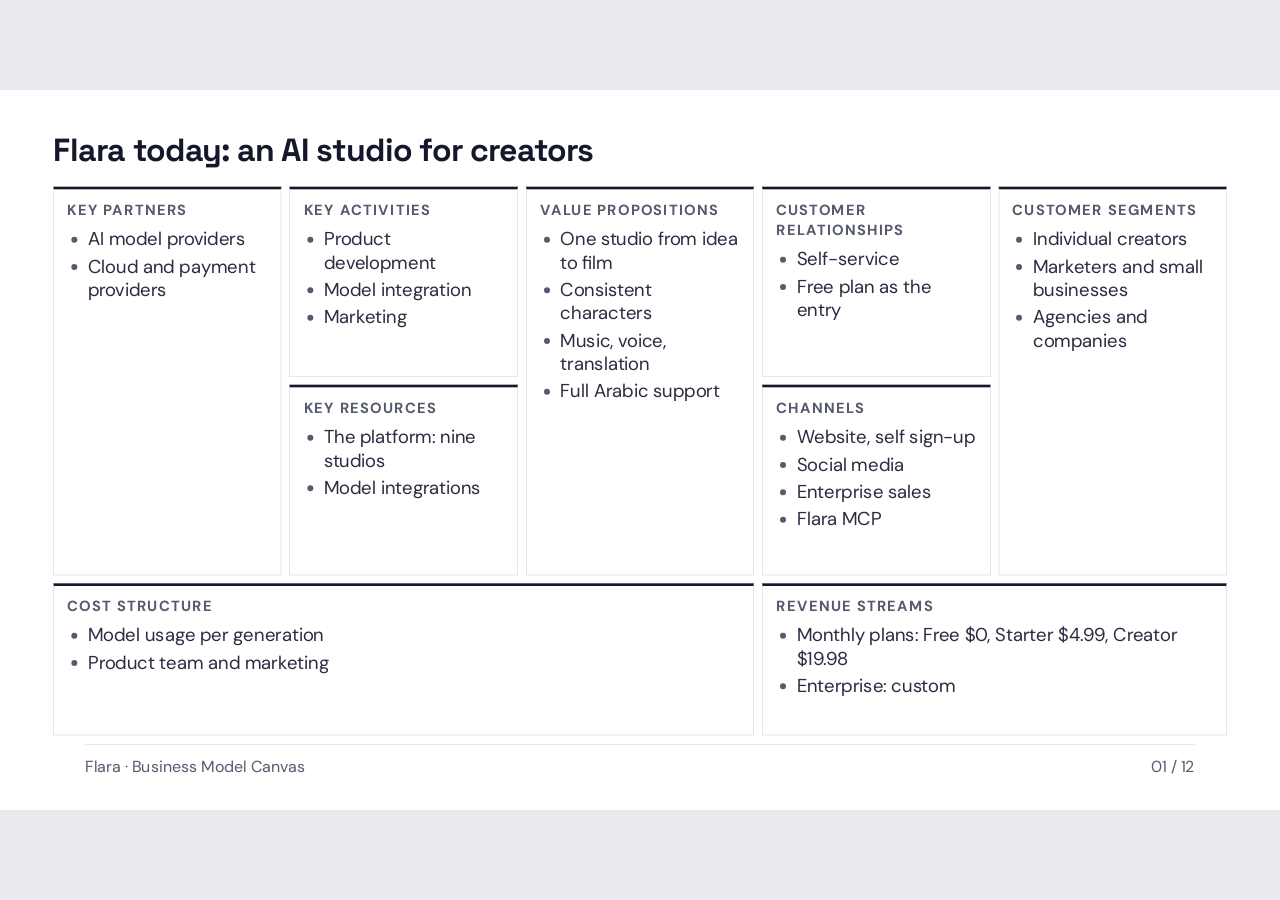
<file: bmc/index.html>
<!doctype html>
<html lang="en">
<head>
<meta charset="utf-8">
<meta name="viewport" content="width=device-width, initial-scale=1">
<title>Flara Business Model Canvas</title>
<link rel="stylesheet" href="deck.css">
</head>
<body>
<main class="deck" data-name="Flara · Business Model Canvas">

<!-- 01 today canvas -->
<section class="canvas">
  <h2>Flara today: an AI studio for creators</h2>
  <div class="bmc">
    <div class="kp"><p class="label">Key partners</p><ul><li>AI model providers</li><li>Cloud and payment providers</li></ul></div>
    <div class="ka"><p class="label">Key activities</p><ul><li>Product development</li><li>Model integration</li><li>Marketing</li></ul></div>
    <div class="kr"><p class="label">Key resources</p><ul><li>The platform: nine studios</li><li>Model integrations</li></ul></div>
    <div class="vp"><p class="label">Value propositions</p><ul><li>One studio from idea to film</li><li>Consistent characters</li><li>Music, voice, translation</li><li>Full Arabic support</li></ul></div>
    <div class="cr"><p class="label">Customer relationships</p><ul><li>Self-service</li><li>Free plan as the entry</li></ul></div>
    <div class="ch"><p class="label">Channels</p><ul><li>Website, self sign-up</li><li>Social media</li><li>Enterprise sales</li><li>Flara MCP</li></ul></div>
    <div class="cs"><p class="label">Customer segments</p><ul><li>Individual creators</li><li>Marketers and small businesses</li><li>Agencies and companies</li></ul></div>
    <div class="c"><p class="label">Cost structure</p><ul><li>Model usage per generation</li><li>Product team and marketing</li></ul></div>
    <div class="r"><p class="label">Revenue streams</p><ul><li>Monthly plans: Free $0, Starter $4.99, Creator $19.98</li><li>Enterprise: custom</li></ul></div>
  </div>
  <aside>Where Flara is today, from flara.io. It sells seats to individuals, one account at a time. The next slide shows what changes when we sell through academies and competitions. No user numbers on purpose.</aside>
</section>

<!-- 02 education canvas -->
<section class="canvas">
  <h2>Flara Education Egypt: in every round and every course</h2>
  <div class="bmc">
    <div class="kp"><p class="label">Key partners</p><ul><li>AAFFIAT forum: no money either way</li><li>Pilot academies</li></ul></div>
    <div class="ka"><p class="label">Key activities</p><ul><li>Partner management</li><li>Instructor onboarding</li><li>Content creation</li></ul></div>
    <div class="kr"><p class="label">Key resources</p><ul><li>Flara platform</li><li>Competition know-how</li><li>Courses and guides</li><li>Example films</li></ul></div>
    <div class="vp"><p class="label">Value propositions</p><h3>Academies</h3><ul><li>Results parents see</li><li>Stronger entries</li><li>A course to sell</li><li>Their own marketing</li></ul><h3>Students</h3><ul><li>Their story as a film</li><li>Storytelling skill</li><li>A ready entry</li><li>Safe, logged AI</li></ul></div>
    <div class="cr"><p class="label">Customer relationships</p><ul><li>One partner manager</li><li>Feb, May, Aug rounds</li><li>Review each round</li></ul></div>
    <div class="ch"><p class="label">Channels</p><ul><li>Direct network</li><li>AAFFIAT introductions</li><li>Forum showcases</li><li>flara.io + onboarding</li></ul></div>
    <div class="cs"><p class="label">Customer segments</p><ul><li>STEM academies: the owner buys, instructors use</li><li>Students 6–18, through the instructor</li></ul></div>
    <div class="c"><p class="label">Cost structure</p><ul><li>AI generation per film</li><li>Sales and onboarding time</li></ul></div>
    <div class="r"><p class="label">Revenue streams</p><ul><li>A: Enterprise, instructor accounts · B: + student seats, in the course fee</li><li>Token top-ups · Pilot on Free plans</li></ul></div>
  </div>
  <aside>Year 1, the 2026–27 season. The goal is that Flara gets used in every competition round and every course. Revenue is secondary in year 1. A and B are the two payer options; leadership picks one (slide 8). LEGO parallel: the competition calendar is the lock-in, not the product. Sell the season, not the seat.</aside>
</section>

<!-- 03 customer segments -->
<section>
  <p class="eyebrow">1 · Customer segments</p>
  <h2>Academies buy, students create</h2>
  <div class="split">
    <div class="panel"><p class="label">Flara today</p><ul><li>Individual creators</li><li>Marketers and small businesses</li><li>Agencies and companies</li></ul></div>
    <div class="panel"><p class="label">Education, year 1</p><ul><li>Private STEM academies: the owner buys, instructors use</li><li>Students and teams aged 6–18, reached through the instructor</li></ul></div>
  </div>
  <p class="takeaway">Competitions are partners, not customers.</p>
  <aside>Parents pay the academy and judge what they see, but they don't buy Flara. Pitch value and price to the owner; pitch onboarding and ease to the instructors. LEGO: schools, academies and competition coaches.</aside>
</section>

<!-- 04 value propositions -->
<section>
  <p class="eyebrow">2 · Value propositions</p>
  <h2>Academies get results they can show; students make their own film</h2>
  <div class="split">
    <div class="panel"><p class="label">For academies</p><ul><li>Results parents can see</li><li>Stronger competition entries</li><li>A new course to sell</li><li>Flara for their own marketing materials</li></ul></div>
    <div class="panel"><p class="label">For students</p><ul><li>Their story becomes a film</li><li>Storytelling skill</li><li>A competition-ready entry</li><li>Safe, disclosed AI use</li></ul></div>
  </div>
  <p class="takeaway">Today Flara sells a studio; here it sells results.</p>
  <aside>Flara today: one studio from idea to film, consistent characters, music, voice and translation, full Arabic support. Safe AI use: Face Swap off for students, every AI step logged, ready for the AI-use disclosure. LEGO: hands-on STEAM learning and a path into competitions.</aside>
</section>

<!-- 05 channels -->
<section>
  <p class="eyebrow">3 · Channels</p>
  <h2>We reach academies in person and through the forum</h2>
  <div class="split">
    <div class="panel"><p class="label">Reach</p><ul><li>My direct network of academies</li><li>Introductions through AAFFIAT</li><li>Forum events and showcases</li><li>Student films on social media</li></ul></div>
    <div class="panel"><p class="label">Deliver</p><ul><li>The flara.io web app</li><li>Onboarding sessions with instructors</li><li>Co-designed course content</li><li>Guides and templates for each competition</li></ul></div>
  </div>
  <p class="takeaway">No new product: the web app plus people and content.</p>
  <aside>Flara today: website and self sign-up, social media, direct Enterprise sales, Flara MCP. LEGO: distributors, certified academies, FIRST LEGO League.</aside>
</section>

<!-- 06 customer relationships -->
<section>
  <p class="eyebrow">4 · Customer relationships</p>
  <h2>The competition season brings academies back</h2>
  <div class="split">
    <div class="panel"><p class="label">Flara today</p><ul><li>Self-service</li><li>The Free plan as the entry point</li></ul></div>
    <div class="panel"><p class="label">Education, year 1</p><ul><li>One partner manager for each academy</li><li>Rounds in February, May and August</li><li>A review after each round</li><li>Students only through the instructor</li></ul></div>
  </div>
  <p class="takeaway">Sell the season, not the seat.</p>
  <aside>The partner manager is me in year 1. The review covers results, what worked and the next round's plan. Keeping students behind the instructor is the safest path for under-13s. LEGO: the yearly season cycle and teacher certification.</aside>
</section>

<!-- 07 revenue streams -->
<section>
  <p class="eyebrow">5 · Revenue streams</p>
  <h2>Academies pay through an Enterprise contract</h2>
  <div class="split">
    <div class="panel"><p class="label">Flara today</p><ul><li>Free $0 · 500 tokens</li><li>Starter $4.99/mo · 1,510 tokens</li><li>Creator $19.98/mo · 6,365 tokens</li><li>Enterprise: custom</li></ul></div>
    <div class="panel"><p class="label">Education, year 1</p><ul><li>A: Enterprise for instructor accounts</li><li>B: Enterprise plus student seats, in the course fee</li><li>Token top-ups before each round</li><li>Pilot: Free plans</li></ul></div>
  </div>
  <p class="takeaway">Enterprise price for A and B: [TBD].</p>
  <aside>The pilot academies try Flara on Free accounts. [Confirm] whether 500 tokens is enough for one film; tokens per film are unknown. No new plan is needed in year 1. LEGO: kits, Annual Sets, training fees.</aside>
</section>

<!-- 08 payer options -->
<section>
  <p class="eyebrow">Decision needed</p>
  <h2>Who holds the accounts: instructors or students?</h2>
  <div class="split">
    <div class="panel"><p class="label">A · Instructor accounts</p><ul><li>The academy pays for the tool</li><li>Instructors run Flara with each team</li><li>Works for under-13s</li><li>No student data in Flara</li></ul></div>
    <div class="panel"><p class="label">B · Student accounts</p><ul><li>The academy buys seats and adds them to the course fee</li><li>Each team has its own login and AI log</li><li>Only for students aged 13+</li><li>Needs consent and the data licence</li></ul></div>
  </div>
  <p class="takeaway">Recommendation: [A or B, to decide].</p>
  <aside>Same split as backups B1 and B2 in the partners deck. The AI providers behind Flara set 13+, and most Film Festival and Game to Gain juniors are under 13. B needs guardian consent and the data-protection licence (Law 151/2020) first. Watch the Film Festival rule on "minimal adult assistance" under A.</aside>
</section>

<!-- 09 key resources -->
<section>
  <p class="eyebrow">6 · Key resources</p>
  <h2>The platform exists; we add know-how and content</h2>
  <div class="split">
    <div class="panel"><p class="label">Flara today</p><ul><li>The platform: nine studios</li><li>Model integrations</li></ul></div>
    <div class="panel"><p class="label">Education, year 1</p><ul><li>The Flara platform</li><li>My competition know-how</li><li>Course and guide library</li><li>Example films for each competition</li></ul></div>
  </div>
  <p class="takeaway">The example films are the proof that sells.</p>
  <aside>Know-how: years as a Techno Future instructor and coach at FIRST LEGO League, Robofest and AAFFIAT. Example films: Film Festival, Game to Gain and Entrepreneur (briefs in partners/media/briefs.md). LEGO: brand, hardware, trainer network.</aside>
</section>

<!-- 10 key activities -->
<section>
  <p class="eyebrow">7 · Key activities</p>
  <h2>Three activities run the model</h2>
  <div class="grid cols-3">
    <div class="card"><h3>Partner management</h3><p>Win academies, run requirements sessions, review each round.</p></div>
    <div class="card"><h3>Instructor onboarding</h3><p>Teach the tool and how it fits each competition.</p></div>
    <div class="card"><h3>Content creation</h3><p>Courses, guides, templates and example films.</p></div>
  </div>
  <p class="takeaway">Flara today builds product; Education adds people work.</p>
  <aside>Flara today: product development, model integration, marketing. LEGO: hardware, curriculum, training, running seasons.</aside>
</section>

<!-- 11 key partners -->
<section>
  <p class="eyebrow">8 · Key partners</p>
  <h2>The forum and two academies make year 1 possible</h2>
  <div class="split">
    <div class="panel"><p class="label">AAFFIAT forum</p><ul><li>Gives: visibility, the calendar, introductions</li><li>Gets: better entries, an AI-use policy</li><li>No money either way</li></ul></div>
    <div class="panel"><p class="label">Pilot academies</p><ul><li>Give: students, instructors, feedback</li><li>Get: co-designed courses, early access</li><li>Run the first projects</li></ul></div>
  </div>
  <p class="takeaway">Model and cloud providers stay Flara's partners, not Education's.</p>
  <aside>Flara today: AI model providers (Veo, Kling, Seedance and others) and cloud and payment providers. Their 13+ terms limit option B. LEGO: FIRST, national operators, distributors.</aside>
</section>

<!-- 12 cost structure -->
<section>
  <p class="eyebrow">9 · Cost structure</p>
  <h2>Year 1 costs AI generation and my time</h2>
  <div class="split">
    <div class="panel"><p class="label">Flara today</p><ul><li>Model usage per generation</li><li>Product team and marketing</li></ul></div>
    <div class="panel"><p class="label">Education, year 1</p><ul><li>AI generation for each film</li><li>Sales and onboarding time</li></ul></div>
  </div>
  <p class="takeaway">The goal is use in every round, not revenue.</p>
  <aside>Tokens per competition film are unknown: [Confirm]. Pilot generation on Free plans costs Flara little. LEGO: manufacturing, curriculum, events.</aside>
</section>

</main>
<script src="deck.js"></script>
</body>
</html>
</file>
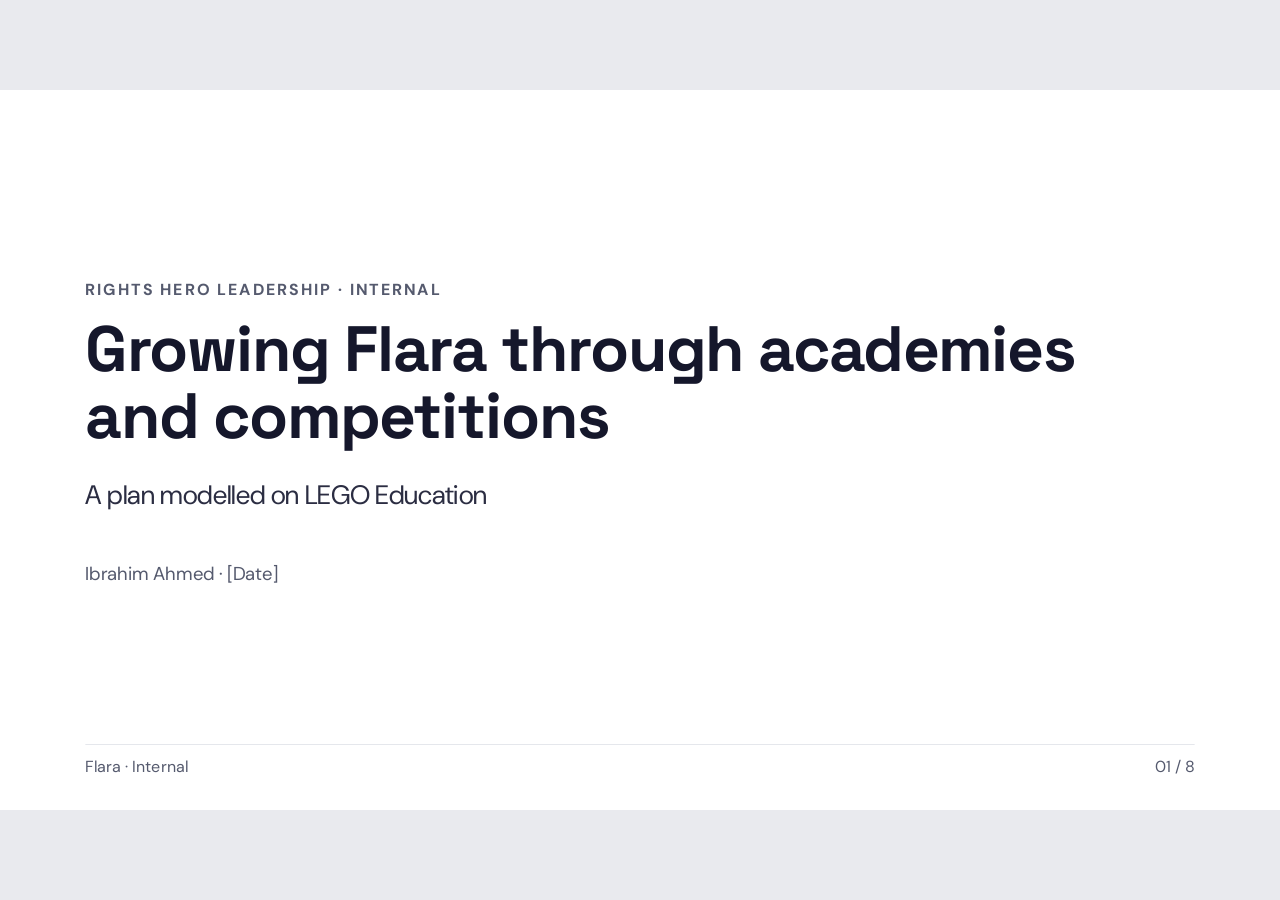
<file: management/index.html>
<!doctype html>
<html lang="en">
<head>
<meta charset="utf-8">
<meta name="viewport" content="width=device-width, initial-scale=1">
<title>Flara Growth Plan</title>
<link rel="stylesheet" href="deck.css">
</head>
<body>
<main class="deck" data-name="Flara · Internal">

<!-- 01 cover -->
<section class="center">
  <p class="eyebrow">Rights Hero leadership · Internal</p>
  <h1>Growing Flara through academies and competitions</h1>
  <p class="lede" style="margin-top:40px">A plan modelled on LEGO Education</p>
  <p class="small" style="margin-top:72px">Ibrahim Ahmed · [Date]</p>
  <aside>[Draft] Opening line: what you are asking leadership to decide today.</aside>
</section>

<!-- 02 idea -->
<section>
  <p class="eyebrow">The idea</p>
  <h2>[Grow Flara the way LEGO Education grew LEGO]</h2>
  <p class="lede">[One sentence: partner with academies and competitions so students use Flara the way they use LEGO kits.]</p>
  <aside>[Draft] Framing: a brand and talent investment, not a revenue line.</aside>
</section>

<!-- 03 lego model -->
<section>
  <p class="eyebrow">How LEGO Education works</p>
  <h2>[The point about LEGO Education's model]</h2>
  <div class="grid cols-3">
    <div class="card"><h3>[Block 1]</h3><p>[Detail]</p></div>
    <div class="card"><h3>[Block 2]</h3><p>[Detail]</p></div>
    <div class="card"><h3>[Block 3]</h3><p>[Detail]</p></div>
  </div>
  <aside>[Draft] Key idea from the research: the competition calendar is the lock-in, not the product. Sell the season, not the seat.</aside>
</section>

<!-- 04 flara model -->
<section>
  <p class="eyebrow">The same model for Flara</p>
  <h2>[The point about Flara's version]</h2>
  <div class="grid cols-3">
    <div class="card"><h3>[Block 1]</h3><p>[Detail]</p></div>
    <div class="card"><h3>[Block 2]</h3><p>[Detail]</p></div>
    <div class="card"><h3>[Block 3]</h3><p>[Detail]</p></div>
  </div>
  <aside>[Draft] Label anything not built yet (Academy plan, Team Season Pass, Educator plan, Safe Mode) as proposed.</aside>
</section>

<!-- 05 partners -->
<section>
  <p class="eyebrow">Partners</p>
  <h2>Academies and competitions now, schools later</h2>
  <div class="grid cols-3">
    <div class="panel"><p class="label">Now</p><ul><li>[Academies]</li><li>[Competitions]</li></ul></div>
    <div class="panel"><p class="label">Phase 2</p><ul><li>[Schools through academies]</li></ul></div>
    <div class="panel"><p class="label">Phase 3</p><ul><li>[Schools directly]</li></ul></div>
  </div>
  <aside>[Draft] Year 1: partner with existing competitions; own a Flara challenge from year 2. No exclusivity for academies.</aside>
</section>

<!-- 06 guardrails -->
<section>
  <p class="eyebrow">Guardrails</p>
  <h2>[Guardrails before any student joins]</h2>
  <div class="grid cols-2" style="gap:48px 64px">
    <div class="card"><h3>Data protection</h3><p>[Law 151/2020 licences]</p></div>
    <div class="card"><h3>Minimum age</h3><p>[Terms age; under-13 path]</p></div>
    <div class="card"><h3>Safety</h3><p>[Face Swap off for students; moderation]</p></div>
    <div class="card"><h3>AI disclosure</h3><p>[What students made vs what AI made]</p></div>
  </div>
  <aside>[Draft]</aside>
</section>

<!-- 07 plan -->
<section>
  <p class="eyebrow">Year 1</p>
  <h2>[Year-1 plan and pilot]</h2>
  <ul class="lede"><li>[Pilot academy]</li><li>[Competition season]</li><li>[Budget: TBD]</li></ul>
  <aside>[Draft] Techno Future is a warm contact for the pilot.</aside>
</section>

<!-- 08 decisions -->
<section>
  <p class="eyebrow">Decisions</p>
  <h2>Decisions we need from you</h2>
  <ul class="lede"><li>[Decision 1]</li><li>[Decision 2]</li><li>[Decision 3]</li></ul>
  <aside>[Draft] Close on the decisions, starting with the framing.</aside>
</section>

</main>
<script src="deck.js"></script>
</body>
</html>
</file>
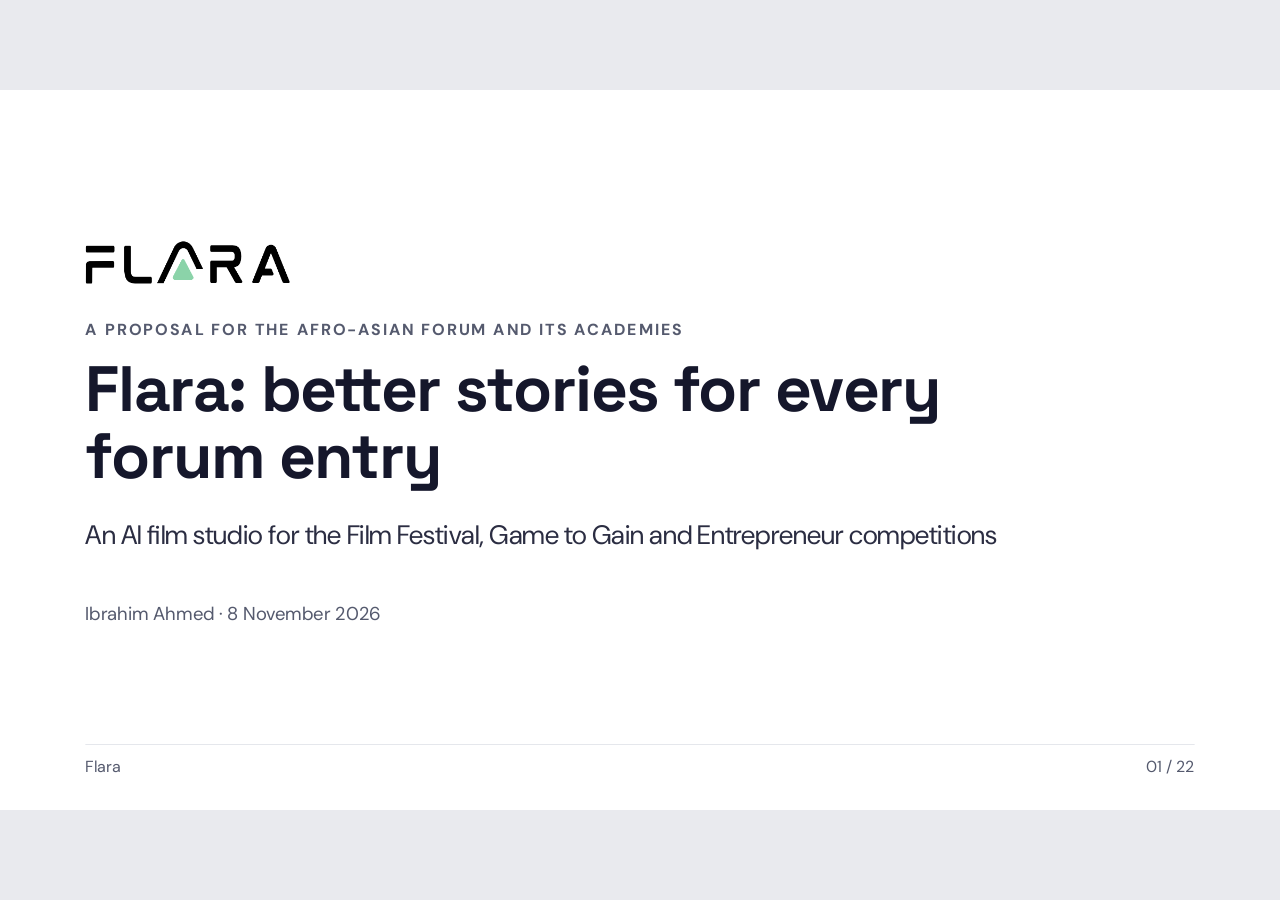
<file: partners/index.html>
<!doctype html>
<html lang="en">
<head>
<meta charset="utf-8">
<meta name="viewport" content="width=device-width, initial-scale=1">
<title>Flara for AAFFIAT</title>
<link rel="stylesheet" href="deck.css">
</head>
<body>
<main class="deck" data-name="Flara">

<!-- ============ INTRO ============ -->

<!-- 01 cover -->
<section class="center">
  <img class="logo" src="media/flara-logo.png" alt="Flara">
  <p class="eyebrow">A proposal for the Afro-Asian Forum and its academies</p>
  <h1>Flara: better stories for every forum entry</h1>
  <p class="lede" style="margin-top:40px">An AI film studio for the Film Festival, Game to Gain and Entrepreneur competitions</p>
  <p class="small" style="margin-top:72px">Ibrahim Ahmed · 8 November 2026</p>
  <aside>Introduce yourself: former Techno Future instructor, coached teams at FIRST LEGO League, Robofest and AAFFIAT. Today's point: the forum already scores storytelling and visuals; Flara helps students do both, and helps academies teach it.</aside>
</section>

<!-- 02 games I coached -->
<section>
  <p class="eyebrow">Who's presenting</p>
  <h2>I coach teams that build story-first games for the forum</h2>
  <div class="grid cols-3">
    <div><img class="shot" src="media/games/ibn-battuta.jpg" alt="The Adventures of Ibn Battuta start screen"><h3>The Adventures of Ibn Battuta</h3><p class="small">One mini-game per city of the Rihla</p></div>
    <div><img class="shot" src="media/games/crab-quest.jpg" alt="Crab Quest title over a coral reef level"><h3>Crab Quest</h3><p class="small">Six chapters about ocean pollution</p></div>
    <div><img class="shot" src="media/games/space-x.jpg" alt="Space X game title over Europa"><h3>Space X: Journey to Jupiter</h3><p class="small">A mission to Europa's hidden ocean</p></div>
  </div>
  <p class="takeaway">Each game starts from a story. Flara makes that story visible.</p>
  <aside>Former Techno Future instructor; coached teams at FIRST LEGO League, Robofest and AAFFIAT. These are Pygame games built story-first. [Confirm: who made them (students / you) and which tool made the art; if it wasn't Flara, say so.] Never imply Flara exports sprites or game art: that is roadmap.</aside>
</section>

<!-- 03 what is flara -->
<section>
  <p class="eyebrow">What is Flara</p>
  <h2>Flara is an AI studio that turns a story into a film</h2>
  <p class="lede">Students write the idea, design the characters and direct the scenes. Flara animates, scores and voices them, in Arabic and English.</p>
  <p class="takeaway">From one-line idea to finished film, in one place.</p>
  <aside>Keep it to one sentence: story → characters → scenes → film. Mention it works fully in Arabic.</aside>
</section>

<!-- 03 what it does -->
<section>
  <p class="eyebrow">What Flara does today</p>
  <h2>Everything a student film or trailer needs</h2>
  <div class="grid cols-3" style="gap:48px 40px">
    <div class="card"><h3>Story and world</h3><p>From a one-line idea to a full plot</p></div>
    <div class="card"><h3>Consistent characters</h3><p>The same cast and style in every scene</p></div>
    <div class="card"><h3>Animated films</h3><p>Scenes, cutscenes, trailers and ads</p></div>
    <div class="card"><h3>Music and sound</h3><p>Original soundtracks and sound effects</p></div>
    <div class="card"><h3>Voices</h3><p>Narration and character voices</p></div>
    <div class="card"><h3>Drawings to video</h3><p>Students draw; Flara animates their art</p></div>
  </div>
  <aside>All live today: story drafting, consistent characters/scenes/styles, animated short films, AI music, text-to-speech, video translation, image to video. Sound effects come from the music studio with short prompts. Image to video matters for fairness: students draw their own characters and Flara animates them, so the work stays theirs.</aside>
</section>

<!-- 04 why -->
<section>
  <p class="eyebrow">Why it matters</p>
  <h2>Judges and parents score what they see</h2>
  <div class="grid cols-2">
    <div class="panel"><p class="label">Today</p><ul><li>Teams spend most of their time on code or filming basics</li><li>Entries look alike on screen</li><li>Strong ideas get lost in weak stories</li></ul></div>
    <div class="panel"><p class="label">With Flara</p><ul><li>Time goes into the story and the idea</li><li>Every entry has its own characters and look</li><li>Parents and judges follow the story</li></ul></div>
  </div>
  <aside>Parents pay the academies and sit in the audience; they judge what they see. Coding and technical work stay at the core: Flara adds the story, art and film around it. Never say students don't need to code.</aside>
</section>

<!-- 05 steps -->
<section>
  <p class="eyebrow">How students use it</p>
  <h2>Five steps to a winning project</h2>
  <div class="grid cols-3" style="gap:40px">
    <div class="card"><p class="num">01 · Student</p><h3>Idea</h3><p>Write the story and its message</p></div>
    <div class="card"><p class="num">02 · Student + Flara</p><h3>Characters and world</h3><p>Design the cast, style and settings</p></div>
    <div class="card"><p class="num">03 · Student</p><h3>Build</h3><p>Code the game, film the shots, make the prototype</p></div>
    <div class="card"><p class="num">04 · Student + Flara</p><h3>Film</h3><p>Scenes, trailer or pitch, with music and voice</p></div>
    <div class="card"><p class="num">05 · Student</p><h3>Present</h3><p>Submit, with a clear note of what AI made</p></div>
  </div>
  <aside>The student owns steps 1, 3 and 5 alone, and directs Flara in 2 and 4. The disclosure in step 5 is what makes AI use fair (slide 14).</aside>
</section>

<!-- ============ THE FORUM ============ -->

<!-- 06 rounds -->
<section>
  <p class="eyebrow">The forum · 2027</p>
  <h2>Two rounds, three competitions where stories score</h2>
  <div class="grid cols-2">
    <div class="panel"><p class="label">February round 2027</p><ul><li>Film Festival · ages 9–16</li><li>Game to Gain · ages 8–25</li></ul></div>
    <div class="panel"><p class="label">May round 2027</p><ul><li>Entrepreneur · ages 13–25</li></ul></div>
  </div>
  <p class="takeaway">Each one already scores storytelling, visuals or sound.</p>
  <aside>Source: the forum's competition files (February and May 2027 folders). Dates are not in the files; confirm with the organisers. Other May competitions such as Motion Graphic also fit, but we start with these three.</aside>
</section>

<!-- 07 where flara helps -->
<section>
  <p class="eyebrow">Where Flara helps</p>
  <h2>Storytelling is already scored in all three</h2>
  <div class="grid cols-3">
    <div class="card"><h3>Film Festival</h3><p>Storytelling 30 of 100 points, Creativity 30, and a Best Storytelling award</p></div>
    <div class="card"><h3>Game to Gain</h3><p>Awards for Idea, Visual Art, Audio and Best Marketing</p></div>
    <div class="card"><h3>Entrepreneur</h3><p>A pitch video that must use storytelling, with animation and soundtrack allowed</p></div>
  </div>
  <p class="takeaway">Later, a dedicated Storytelling category (Phase 4).</p>
  <aside>The point for the forum: Flara supports criteria they already have; it doesn't change their rules. The Storytelling category is a later proposal, not today's ask.</aside>
</section>

<!-- ============ FILM FESTIVAL ============ -->

<!-- 08 film festival -->
<section>
  <p class="eyebrow">Film Festival</p>
  <h2>Students film the present; Flara animates the past</h2>
  <div class="grid cols-2">
    <div class="panel"><p class="label">Students make</p><ul><li>The logline, script and narration</li><li>Real shots with a phone: the experiment, the questions</li><li>The edit</li></ul></div>
    <div class="panel"><p class="label">Flara makes</p><ul><li>Scenes from history students can't film</li><li>Music and narration</li><li>Arabic and English versions</li></ul></div>
  </div>
  <p class="takeaway">Real footage keeps the camera points and the rule that films are student-made.</p>
  <aside>Rules: ages 9–16; MP4/MOV, 3–10 min, with a logline. Categories: biographical, innovation and impact, community. Scoring: Creativity 30, Storytelling 30, Camera 20 (incl. sound and music), Editing 10, VFX 10. Rule 4.1: films "primarily created by young filmmakers, with minimal adult assistance"; rules 4.2 and 8.1: outside material is allowed if attributed, so every Flara scene is listed in the credits and the disclosure. A fully AI film would lose most of the 20 camera points. AI is not mentioned in the rules. Example film ("The Dark Room", Ibn al-Haytham) comes after this meeting: film-festival/README.md.</aside>
</section>

<!-- ============ GAME TO GAIN ============ -->

<!-- 10 game to gain -->
<section>
  <p class="eyebrow">Game to Gain</p>
  <h2>Flara makes what surrounds the game, where awards are won</h2>
  <div class="grid cols-2" style="gap:56px 64px">
    <div class="card"><h3>The game video</h3><p>Required before the event: a story intro and trailer</p></div>
    <div class="card"><h3>Excellence in Idea</h3><p>Story, world and characters, written first</p></div>
    <div class="card"><h3>Excellence in Audio</h3><p>Soundtrack and sound effects that play inside the game</p></div>
    <div class="card"><h3>Best Marketing</h3><p>Ads for the event screen and social media</p></div>
  </div>
  <p class="takeaway">Students still design and code the game themselves.</p>
  <aside>Rules: teams up to 6; Junior 8–13 (Scratch allowed), Senior 14+, Professional under 25. Topics: creative story, mind game, sport game, Arab scientist game. Awards: Idea, Visual Art, Audio (music and sound effects), Design, Best Student Game, Audience, Best Marketing (judged on the marketing plan). A game video is required before the event. Visual Art and Design are the game itself: Flara doesn't claim them. Never say Flara makes or exports sprites; image generation is roadmap.</aside>
</section>

<!-- 11 game to gain example -->
<section>
  <p class="eyebrow">Game to Gain · example</p>
  <h2>Ibn Battuta: the opening film made in Flara</h2>
  <div class="video">
    <video src="media/game-to-gain.mp4" controls preload="metadata"></video>
    <p>Live demo, or the opening film: partners/media/game-to-gain.mp4</p>
  </div>
  <aside>DEMO SLOT (media/demo-plan.md). 48 s opening film made in Flara (Film Generation): packing before dawn in Tangier, the city gate as birds leave the nest, the route drawn east on the map, in the game's own pixel-art style. The game had no opening cutscene; Flara made it. Say what the team made (story, scene descriptions, code, game art) and what Flara did (animation, music, voice). The watermark is from the free plan; partner accounts export without it. Prompt pack: game-to-gain/ibn-battuta/.</aside>
</section>

<!-- ============ ENTREPRENEUR ============ -->

<!-- 12 entrepreneur -->
<section>
  <p class="eyebrow">Entrepreneur</p>
  <h2>A pitch video that tells a story in 4 minutes</h2>
  <div class="grid cols-2">
    <div class="panel"><p class="label">What the video must show</p><ul><li>The idea and the prototype</li><li>The customer persona</li><li>The marketing plan, with an ad</li></ul></div>
    <div class="panel"><p class="label">What Flara adds</p><ul><li>Story structure for investors</li><li>An animated persona and product scenes</li><li>The ad, soundtrack and voice-over</li></ul></div>
  </div>
  <aside>Rules (2024 edition; confirm the 2027 version): ages 13–25, teams of 2–4 with an adult monitor. Pitch video up to 4 minutes; "storytelling techniques"; "animation, soundtrack and/or special effects may be used". Must include an advertisement or promotional piece. Top 20 teams go to the live final. Example film: for the May round.</aside>
</section>

<!-- ============ MAKING IT WORK ============ -->

<!-- 14 student-made -->
<section>
  <p class="eyebrow">AI use</p>
  <h2>The student directs. Flara does the animation.</h2>
  <div class="grid cols-3">
    <div class="card"><h3>Students decide</h3><p>They write the story and choose every character and scene.</p></div>
    <div class="card"><h3>Students draw</h3><p>Flara animates their own drawings, so the work stays theirs.</p></div>
    <div class="card"><h3>Every step is logged</h3><p>Judges can see what the student made and what AI made.</p></div>
  </div>
  <aside>Answer the "AI did it" worry directly. Face Swap is off for student accounts. Don't promise rights protection for purely AI-generated work.</aside>
</section>

<!-- 15 policy -->
<section>
  <p class="eyebrow">Proposed · for the forum</p>
  <h2>A simple AI-use policy for every competition</h2>
  <div class="grid cols-3">
    <div class="card"><p class="num">01</p><h3>Allowed if disclosed</h3><p>Any AI tool, as long as the team says how it was used</p></div>
    <div class="card"><p class="num">02</p><h3>A disclosure form</h3><p>One page per entry: what the team made, what AI made</p></div>
    <div class="card"><p class="num">03</p><h3>Judges' guide</h3><p>How to score entries that used AI fairly</p></div>
  </div>
  <p class="takeaway">The rules are silent on AI today. This puts the forum ahead.</p>
  <aside>Proposed, to agree with the organisers. Flara's step log fills the form automatically, but the policy is tool-neutral: it works for any AI tool, so the forum stays neutral.</aside>
</section>

<!-- 17 impact forum -->
<section>
  <p class="eyebrow">Impact</p>
  <h2>For the forum: stronger entries and clear AI rules</h2>
  <div class="grid cols-2" style="gap:56px 64px">
    <div class="card"><h3>Stronger entries</h3><p>Better stories and visuals in film, game and pitch categories</p></div>
    <div class="card"><h3>A lead on fair AI use</h3><p>Clear rules and disclosure, ahead of other forums</p></div>
  </div>
  <aside>Speak in the organisers' terms: entries that look better on screen and a forum that leads on AI rules.</aside>
</section>

<!-- 18 impact academies -->
<section>
  <p class="eyebrow">Impact</p>
  <h2>For academies: new courses and results parents see</h2>
  <div class="grid cols-2" style="gap:56px 64px">
    <div class="card"><h3>A new course to sell</h3><p>One per competition, built with your instructors (TBD)</p></div>
    <div class="card"><h3>Results parents see</h3><p>Films families share, and finalists in the academy's name</p></div>
  </div>
  <aside>Parents pay and judge what they see. A film per student is free marketing for the academy. Courses: one per competition, built after a requirements session with each academy; length and sessions TBD. Flara is the tool inside each course and in the competition.</aside>
</section>

<!-- 19 phases overview -->
<section>
  <p class="eyebrow">Rollout</p>
  <h2>From instructors in November to the February round</h2>
  <div class="grid cols-4">
    <div class="card"><p class="num">Phase 1 · Nov 2026</p><h3>Instructors</h3><p>Meet, train and try Flara</p></div>
    <div class="card"><p class="num">Phase 2 · Dec–Jan</p><h3>Student projects</h3><p>20 students build ~10 projects in class</p></div>
    <div class="card"><p class="num">Phase 3 · Feb 2027</p><h3>February round</h3><p>Students submit and compete</p></div>
    <div class="card"><p class="num">Phase 4 · May 2027 on</p><h3>Grow</h3><p>May round, Entrepreneur, more academies</p></div>
  </div>
  <p class="takeaway">We measure students trained, projects submitted and coaches certified.</p>
  <aside>Before any student uses Flara: guardian consent, the minimum-age path (under-13s), Face Swap off, and the data-protection licence (Law 151/2020). Mention only if asked. Submissions are due before the February event: confirm the deadline today, as it sets the end of Phase 2. Later: a Storytelling category and academies running courses alone.</aside>
</section>

<!-- 20 phase 1 -->
<section>
  <p class="eyebrow">Phase 1 · November 2026</p>
  <h2>Instructors learn Flara before students start</h2>
  <div class="grid cols-2">
    <div class="panel"><p class="label">Steps</p><ul><li>Intro meetings with each academy</li><li>Show how Flara fits each competition</li><li>Instructors try Flara</li><li>Each makes one sample project</li></ul></div>
    <div class="panel"><p class="label">Targets</p><ul><li>2 academies</li><li>4 instructors certified</li><li>Course requirements collected</li><li>4 sample projects</li></ul></div>
  </div>
  <p class="takeaway">Goal: instructors ready to teach before students start.</p>
  <aside>Accounts: instructor accounts or student accounts, an option to decide together (backups B1 and B2, End key). The full courses come after the requirements session; this month instructors learn the tool and how it fits each competition.</aside>
</section>

<!-- 21 phase 2 -->
<section>
  <p class="eyebrow">Phase 2 · December 2026–January 2027</p>
  <h2>20 students build ~10 projects for February</h2>
  <div class="grid cols-2">
    <div class="panel"><p class="label">Steps</p><ul><li>Instructors run Flara sessions in class</li><li>Students build their projects</li><li>Fill in the AI-use disclosure</li><li>Submit to the competitions</li></ul></div>
    <div class="panel"><p class="label">Targets</p><ul><li>20 students trained</li><li>~10 projects submitted</li><li>Students choose Film Festival or Game to Gain</li></ul></div>
  </div>
  <p class="takeaway">Goal: real Flara entries at a real forum round.</p>
  <aside>Keep the split flexible: students pick the competition that fits their idea. Start projects in December: January may be exams, and submissions close before the event.</aside>
</section>

<!-- ============ CLOSE ============ -->

<!-- 23 next step -->
<section class="center">
  <p class="eyebrow">Next step</p>
  <h1>Start this month with two academies</h1>
  <p class="lede" style="margin-top:40px">Two pilot academies for the February round, and a requirements session with each academy to shape the courses.</p>
  <img class="logo" src="media/flara-logo.png" alt="Flara" style="margin:72px 0 24px;height:44px">
  <p class="small">Ibrahim Ahmed · flara.io</p>
  <aside>The ask: two academies and introductions to them. Before leaving, get the February submission deadline, the forum's view on AI-assisted entries with a disclosure form, the Game to Gain sponsor and whether the Entrepreneur rules changed since 2024.</aside>
</section>

<!-- ============ BACKUP ============ -->

<!-- B1 instructor accounts -->
<section>
  <p class="eyebrow">Backup · accounts option A</p>
  <h2>Instructor accounts: the instructor runs Flara</h2>
  <div class="grid cols-2">
    <div class="panel"><p class="label">For</p><ul><li>Works for students under 13</li><li>No student logins or personal data in Flara</li><li>Few seats, low cost</li><li>Instructors learn the tool deeply</li></ul></div>
    <div class="panel"><p class="label">Against</p><ul><li>The instructor can slow the class down</li><li>The AI log is per instructor, tagged by team</li><li>Less hands-on for students</li></ul></div>
  </div>
  <aside>Best fit for Phase 1–2 and juniors. AI providers behind Flara set 13+, and most Film Festival and Game to Gain juniors are under 13. Watch the Film Festival rule on "minimal adult assistance": students must still direct every decision.</aside>
</section>

<!-- B2 student accounts -->
<section>
  <p class="eyebrow">Backup · accounts option B</p>
  <h2>Student accounts: each team has its own login</h2>
  <div class="grid cols-2">
    <div class="panel"><p class="label">For</p><ul><li>Most hands-on for students</li><li>A clean AI log per team</li><li>Scales without the instructor</li></ul></div>
    <div class="panel"><p class="label">Against</p><ul><li>Needs guardian consent and the data-protection licence first</li><li>Only for students 13 and over</li><li>More seats, cost and support</li></ul></div>
  </div>
  <aside>Best fit from Phase 3, for students 13+ (e.g. Entrepreneur, Game to Gain Senior), once the licence is filed.</aside>
</section>

</main>
<script src="deck.js"></script>
</body>
</html>
</file>
<file: bmc/deck.css>
/* Flara deck design system. Identical copy in each deck folder: edit one, copy to the others. */
@import url("https://fonts.googleapis.com/css2?family=Space+Grotesk:wght@500..700&family=DM+Sans:wght@400..700&display=swap");

:root {
  --ink: #15172B;      /* titles */
  --text: #2B2D42;     /* body */
  --muted: #555A6E;    /* labels, footer: 6.6:1 on white (AA) */
  --rule: #D9DBE3;
  --surface: #F4F5F7;
  --bg: #FFFFFF;
  --title: "Space Grotesk", Arial, sans-serif;
  --body: "DM Sans", Arial, sans-serif;
}

* { box-sizing: border-box; margin: 0; }
html, body { height: 100%; background: #E9EAEE; overflow: hidden; }

/* 1920x1080 stage, scaled to the window by deck.js */
.deck { position: absolute; top: 0; left: 0; width: 1920px; height: 1080px; transform-origin: 0 0; }
.deck > section {
  position: absolute; inset: 0; display: none; flex-direction: column;
  padding: 112px 128px 160px; background: var(--bg); color: var(--text);
  font: 400 32px/1.4 var(--body);
}
.deck > section.active { display: flex; }
.deck > section > aside { display: none; }   /* speaker notes: shown by deck.js */

/* Type: body never below 28px */
.eyebrow { font: 700 24px/1 var(--body); letter-spacing: 3px; text-transform: uppercase; color: var(--muted); margin-bottom: 28px; }
h1 { font: 700 96px/1.05 var(--title); letter-spacing: -2px; color: var(--ink); max-width: 1500px; }
h2 { font: 700 68px/1.1 var(--title); letter-spacing: -1px; color: var(--ink); max-width: 1600px; margin-bottom: 64px; }
h3 { font: 700 34px/1.2 var(--title); color: var(--ink); margin-bottom: 12px; }
.lede { font-size: 40px; line-height: 1.35; color: var(--text); max-width: 1400px; }
.small, .label { font-size: 28px; color: var(--muted); }
.label { font-weight: 700; letter-spacing: 2px; text-transform: uppercase; font-size: 24px; margin-bottom: 16px; }
ul { padding-left: 1.1em; display: grid; gap: 16px; }
li::marker { color: var(--muted); }

/* Layout */
.grid { display: grid; gap: 40px; }
.cols-2 { grid-template-columns: repeat(2, 1fr); }
.cols-3 { grid-template-columns: repeat(3, 1fr); }
.cols-4 { grid-template-columns: repeat(4, 1fr); }
.card { border-top: 4px solid var(--ink); padding-top: 28px; }
.card p { font-size: 30px; color: var(--text); }
.panel { background: var(--surface); padding: 40px 44px; }
.num { font: 700 24px/1 var(--body); letter-spacing: 2px; color: var(--muted); margin-bottom: 16px; }
.takeaway { margin-top: auto; padding-top: 32px; border-top: 1px solid var(--rule); font-size: 34px; font-weight: 500; color: var(--ink); }
.center { justify-content: center; }
.divider { justify-content: center; background: var(--surface); }
.logo { height: 64px; width: auto; align-self: flex-start; margin-bottom: 56px; }
.shot { width: 100%; aspect-ratio: 16 / 9; object-fit: cover; display: block; border: 1px solid var(--rule); margin-bottom: 24px; }

/* Footer: deck name + slide number, filled by deck.js */
.footer { position: absolute; left: 128px; right: 128px; bottom: 48px; display: flex; justify-content: space-between; font-size: 24px; color: var(--muted); border-top: 1px solid var(--rule); padding-top: 16px; }

/* Speaker notes panel (N) */
#notes {
  position: fixed; left: 0; right: 0; bottom: 0; max-height: 40vh; overflow: auto; display: none;
  background: var(--ink); color: #fff; font: 400 18px/1.5 var(--body); padding: 20px 28px;
}
#notes.open { display: block; }
#notes b { display: block; font-size: 13px; letter-spacing: 2px; text-transform: uppercase; color: #B8BBCB; margin-bottom: 6px; }

/* Video slot: shows the placeholder until media/<file>.mp4 exists */
.video { position: relative; flex: 1; min-height: 0; background: var(--surface); border: 1px solid var(--rule); display: flex; align-items: center; justify-content: center; text-align: center; }
.video p { font-size: 28px; color: var(--muted); max-width: 900px; }
.video video { position: absolute; inset: 0; width: 100%; height: 100%; background: #000; }
.split { display: grid; grid-template-columns: 1fr 1fr; gap: 40px; }
.tag { display: inline-block; font-size: 22px; font-weight: 700; letter-spacing: 1px; text-transform: uppercase; border: 2px solid var(--muted); color: var(--muted); padding: 2px 10px; margin-left: 12px; vertical-align: middle; }

/* Business Model Canvas: 5 columns over 2 rows, then cost | revenue */
.deck > section.canvas { padding: 64px 80px 112px; }
.canvas h2 { font-size: 48px; margin-bottom: 28px; }
.bmc { flex: 1; min-height: 0; display: grid; gap: 12px; grid-template-columns: repeat(5, 1fr); grid-template-rows: 1fr 1fr 0.8fr;
  grid-template-areas: "kp ka vp cr cs" "kp kr vp ch cs" "c c c r r"; }
.bmc > div { border: 1px solid var(--rule); border-top: 4px solid var(--ink); padding: 16px 20px; overflow: hidden; }
.bmc .label { font-size: 22px; margin-bottom: 10px; }
.bmc ul { gap: 6px; font-size: 28px; line-height: 1.25; }
.kp { grid-area: kp; } .ka { grid-area: ka; } .kr { grid-area: kr; } .vp { grid-area: vp; } .cr { grid-area: cr; }
.ch { grid-area: ch; } .cs { grid-area: cs; } .c { grid-area: c; } .r { grid-area: r; }
.bmc h3 { font: 700 24px/1.2 var(--body); color: var(--ink); margin: 10px 0 4px; }
.bmc h3:first-of-type { margin-top: 0; }
</file>
<file: management/deck.css>
/* Flara deck design system. Identical copy in each deck folder: edit one, copy to the others. */
@import url("https://fonts.googleapis.com/css2?family=Space+Grotesk:wght@500..700&family=DM+Sans:wght@400..700&display=swap");

:root {
  --ink: #15172B;      /* titles */
  --text: #2B2D42;     /* body */
  --muted: #555A6E;    /* labels, footer: 6.6:1 on white (AA) */
  --rule: #D9DBE3;
  --surface: #F4F5F7;
  --bg: #FFFFFF;
  --title: "Space Grotesk", Arial, sans-serif;
  --body: "DM Sans", Arial, sans-serif;
}

* { box-sizing: border-box; margin: 0; }
html, body { height: 100%; background: #E9EAEE; overflow: hidden; }

/* 1920x1080 stage, scaled to the window by deck.js */
.deck { position: absolute; top: 0; left: 0; width: 1920px; height: 1080px; transform-origin: 0 0; }
.deck > section {
  position: absolute; inset: 0; display: none; flex-direction: column;
  padding: 112px 128px 160px; background: var(--bg); color: var(--text);
  font: 400 32px/1.4 var(--body);
}
.deck > section.active { display: flex; }
.deck > section > aside { display: none; }   /* speaker notes: shown by deck.js */

/* Type: body never below 28px */
.eyebrow { font: 700 24px/1 var(--body); letter-spacing: 3px; text-transform: uppercase; color: var(--muted); margin-bottom: 28px; }
h1 { font: 700 96px/1.05 var(--title); letter-spacing: -2px; color: var(--ink); max-width: 1500px; }
h2 { font: 700 68px/1.1 var(--title); letter-spacing: -1px; color: var(--ink); max-width: 1600px; margin-bottom: 64px; }
h3 { font: 700 34px/1.2 var(--title); color: var(--ink); margin-bottom: 12px; }
.lede { font-size: 40px; line-height: 1.35; color: var(--text); max-width: 1400px; }
.small, .label { font-size: 28px; color: var(--muted); }
.label { font-weight: 700; letter-spacing: 2px; text-transform: uppercase; font-size: 24px; margin-bottom: 16px; }
ul { padding-left: 1.1em; display: grid; gap: 16px; }
li::marker { color: var(--muted); }

/* Layout */
.grid { display: grid; gap: 40px; }
.cols-2 { grid-template-columns: repeat(2, 1fr); }
.cols-3 { grid-template-columns: repeat(3, 1fr); }
.cols-4 { grid-template-columns: repeat(4, 1fr); }
.card { border-top: 4px solid var(--ink); padding-top: 28px; }
.card p { font-size: 30px; color: var(--text); }
.panel { background: var(--surface); padding: 40px 44px; }
.num { font: 700 24px/1 var(--body); letter-spacing: 2px; color: var(--muted); margin-bottom: 16px; }
.takeaway { margin-top: auto; padding-top: 32px; border-top: 1px solid var(--rule); font-size: 34px; font-weight: 500; color: var(--ink); }
.center { justify-content: center; }
.divider { justify-content: center; background: var(--surface); }
.logo { height: 64px; width: auto; align-self: flex-start; margin-bottom: 56px; }
.shot { width: 100%; aspect-ratio: 16 / 9; object-fit: cover; display: block; border: 1px solid var(--rule); margin-bottom: 24px; }

/* Footer: deck name + slide number, filled by deck.js */
.footer { position: absolute; left: 128px; right: 128px; bottom: 48px; display: flex; justify-content: space-between; font-size: 24px; color: var(--muted); border-top: 1px solid var(--rule); padding-top: 16px; }

/* Speaker notes panel (N) */
#notes {
  position: fixed; left: 0; right: 0; bottom: 0; max-height: 40vh; overflow: auto; display: none;
  background: var(--ink); color: #fff; font: 400 18px/1.5 var(--body); padding: 20px 28px;
}
#notes.open { display: block; }
#notes b { display: block; font-size: 13px; letter-spacing: 2px; text-transform: uppercase; color: #B8BBCB; margin-bottom: 6px; }

/* Video slot: shows the placeholder until media/<file>.mp4 exists */
.video { position: relative; flex: 1; min-height: 0; background: var(--surface); border: 1px solid var(--rule); display: flex; align-items: center; justify-content: center; text-align: center; }
.video p { font-size: 28px; color: var(--muted); max-width: 900px; }
.video video { position: absolute; inset: 0; width: 100%; height: 100%; background: #000; }
.split { display: grid; grid-template-columns: 1fr 1fr; gap: 40px; }
.tag { display: inline-block; font-size: 22px; font-weight: 700; letter-spacing: 1px; text-transform: uppercase; border: 2px solid var(--muted); color: var(--muted); padding: 2px 10px; margin-left: 12px; vertical-align: middle; }

/* Business Model Canvas: 5 columns over 2 rows, then cost | revenue */
.deck > section.canvas { padding: 64px 80px 112px; }
.canvas h2 { font-size: 48px; margin-bottom: 28px; }
.bmc { flex: 1; min-height: 0; display: grid; gap: 12px; grid-template-columns: repeat(5, 1fr); grid-template-rows: 1fr 1fr 0.8fr;
  grid-template-areas: "kp ka vp cr cs" "kp kr vp ch cs" "c c c r r"; }
.bmc > div { border: 1px solid var(--rule); border-top: 4px solid var(--ink); padding: 16px 20px; overflow: hidden; }
.bmc .label { font-size: 22px; margin-bottom: 10px; }
.bmc ul { gap: 6px; font-size: 28px; line-height: 1.25; }
.kp { grid-area: kp; } .ka { grid-area: ka; } .kr { grid-area: kr; } .vp { grid-area: vp; } .cr { grid-area: cr; }
.ch { grid-area: ch; } .cs { grid-area: cs; } .c { grid-area: c; } .r { grid-area: r; }
.bmc h3 { font: 700 24px/1.2 var(--body); color: var(--ink); margin: 10px 0 4px; }
.bmc h3:first-of-type { margin-top: 0; }
</file>
<file: partners/deck.css>
/* Flara deck design system. Identical copy in each deck folder: edit one, copy to the others. */
@import url("https://fonts.googleapis.com/css2?family=Space+Grotesk:wght@500..700&family=DM+Sans:wght@400..700&display=swap");

:root {
  --ink: #15172B;      /* titles */
  --text: #2B2D42;     /* body */
  --muted: #555A6E;    /* labels, footer: 6.6:1 on white (AA) */
  --rule: #D9DBE3;
  --surface: #F4F5F7;
  --bg: #FFFFFF;
  --title: "Space Grotesk", Arial, sans-serif;
  --body: "DM Sans", Arial, sans-serif;
}

* { box-sizing: border-box; margin: 0; }
html, body { height: 100%; background: #E9EAEE; overflow: hidden; }

/* 1920x1080 stage, scaled to the window by deck.js */
.deck { position: absolute; top: 0; left: 0; width: 1920px; height: 1080px; transform-origin: 0 0; }
.deck > section {
  position: absolute; inset: 0; display: none; flex-direction: column;
  padding: 112px 128px 160px; background: var(--bg); color: var(--text);
  font: 400 32px/1.4 var(--body);
}
.deck > section.active { display: flex; }
.deck > section > aside { display: none; }   /* speaker notes: shown by deck.js */

/* Type: body never below 28px */
.eyebrow { font: 700 24px/1 var(--body); letter-spacing: 3px; text-transform: uppercase; color: var(--muted); margin-bottom: 28px; }
h1 { font: 700 96px/1.05 var(--title); letter-spacing: -2px; color: var(--ink); max-width: 1500px; }
h2 { font: 700 68px/1.1 var(--title); letter-spacing: -1px; color: var(--ink); max-width: 1600px; margin-bottom: 64px; }
h3 { font: 700 34px/1.2 var(--title); color: var(--ink); margin-bottom: 12px; }
.lede { font-size: 40px; line-height: 1.35; color: var(--text); max-width: 1400px; }
.small, .label { font-size: 28px; color: var(--muted); }
.label { font-weight: 700; letter-spacing: 2px; text-transform: uppercase; font-size: 24px; margin-bottom: 16px; }
ul { padding-left: 1.1em; display: grid; gap: 16px; }
li::marker { color: var(--muted); }

/* Layout */
.grid { display: grid; gap: 40px; }
.cols-2 { grid-template-columns: repeat(2, 1fr); }
.cols-3 { grid-template-columns: repeat(3, 1fr); }
.cols-4 { grid-template-columns: repeat(4, 1fr); }
.card { border-top: 4px solid var(--ink); padding-top: 28px; }
.card p { font-size: 30px; color: var(--text); }
.panel { background: var(--surface); padding: 40px 44px; }
.num { font: 700 24px/1 var(--body); letter-spacing: 2px; color: var(--muted); margin-bottom: 16px; }
.takeaway { margin-top: auto; padding-top: 32px; border-top: 1px solid var(--rule); font-size: 34px; font-weight: 500; color: var(--ink); }
.center { justify-content: center; }
.divider { justify-content: center; background: var(--surface); }
.logo { height: 64px; width: auto; align-self: flex-start; margin-bottom: 56px; }
.shot { width: 100%; aspect-ratio: 16 / 9; object-fit: cover; display: block; border: 1px solid var(--rule); margin-bottom: 24px; }

/* Footer: deck name + slide number, filled by deck.js */
.footer { position: absolute; left: 128px; right: 128px; bottom: 48px; display: flex; justify-content: space-between; font-size: 24px; color: var(--muted); border-top: 1px solid var(--rule); padding-top: 16px; }

/* Speaker notes panel (N) */
#notes {
  position: fixed; left: 0; right: 0; bottom: 0; max-height: 40vh; overflow: auto; display: none;
  background: var(--ink); color: #fff; font: 400 18px/1.5 var(--body); padding: 20px 28px;
}
#notes.open { display: block; }
#notes b { display: block; font-size: 13px; letter-spacing: 2px; text-transform: uppercase; color: #B8BBCB; margin-bottom: 6px; }

/* Video slot: shows the placeholder until media/<file>.mp4 exists */
.video { position: relative; flex: 1; min-height: 0; background: var(--surface); border: 1px solid var(--rule); display: flex; align-items: center; justify-content: center; text-align: center; }
.video p { font-size: 28px; color: var(--muted); max-width: 900px; }
.video video { position: absolute; inset: 0; width: 100%; height: 100%; background: #000; }
.split { display: grid; grid-template-columns: 1fr 1fr; gap: 40px; }
.tag { display: inline-block; font-size: 22px; font-weight: 700; letter-spacing: 1px; text-transform: uppercase; border: 2px solid var(--muted); color: var(--muted); padding: 2px 10px; margin-left: 12px; vertical-align: middle; }

/* Business Model Canvas: 5 columns over 2 rows, then cost | revenue */
.deck > section.canvas { padding: 64px 80px 112px; }
.canvas h2 { font-size: 48px; margin-bottom: 28px; }
.bmc { flex: 1; min-height: 0; display: grid; gap: 12px; grid-template-columns: repeat(5, 1fr); grid-template-rows: 1fr 1fr 0.8fr;
  grid-template-areas: "kp ka vp cr cs" "kp kr vp ch cs" "c c c r r"; }
.bmc > div { border: 1px solid var(--rule); border-top: 4px solid var(--ink); padding: 16px 20px; overflow: hidden; }
.bmc .label { font-size: 22px; margin-bottom: 10px; }
.bmc ul { gap: 6px; font-size: 28px; line-height: 1.25; }
.kp { grid-area: kp; } .ka { grid-area: ka; } .kr { grid-area: kr; } .vp { grid-area: vp; } .cr { grid-area: cr; }
.ch { grid-area: ch; } .cs { grid-area: cs; } .c { grid-area: c; } .r { grid-area: r; }
.bmc h3 { font: 700 24px/1.2 var(--body); color: var(--ink); margin: 10px 0 4px; }
.bmc h3:first-of-type { margin-top: 0; }
</file>
